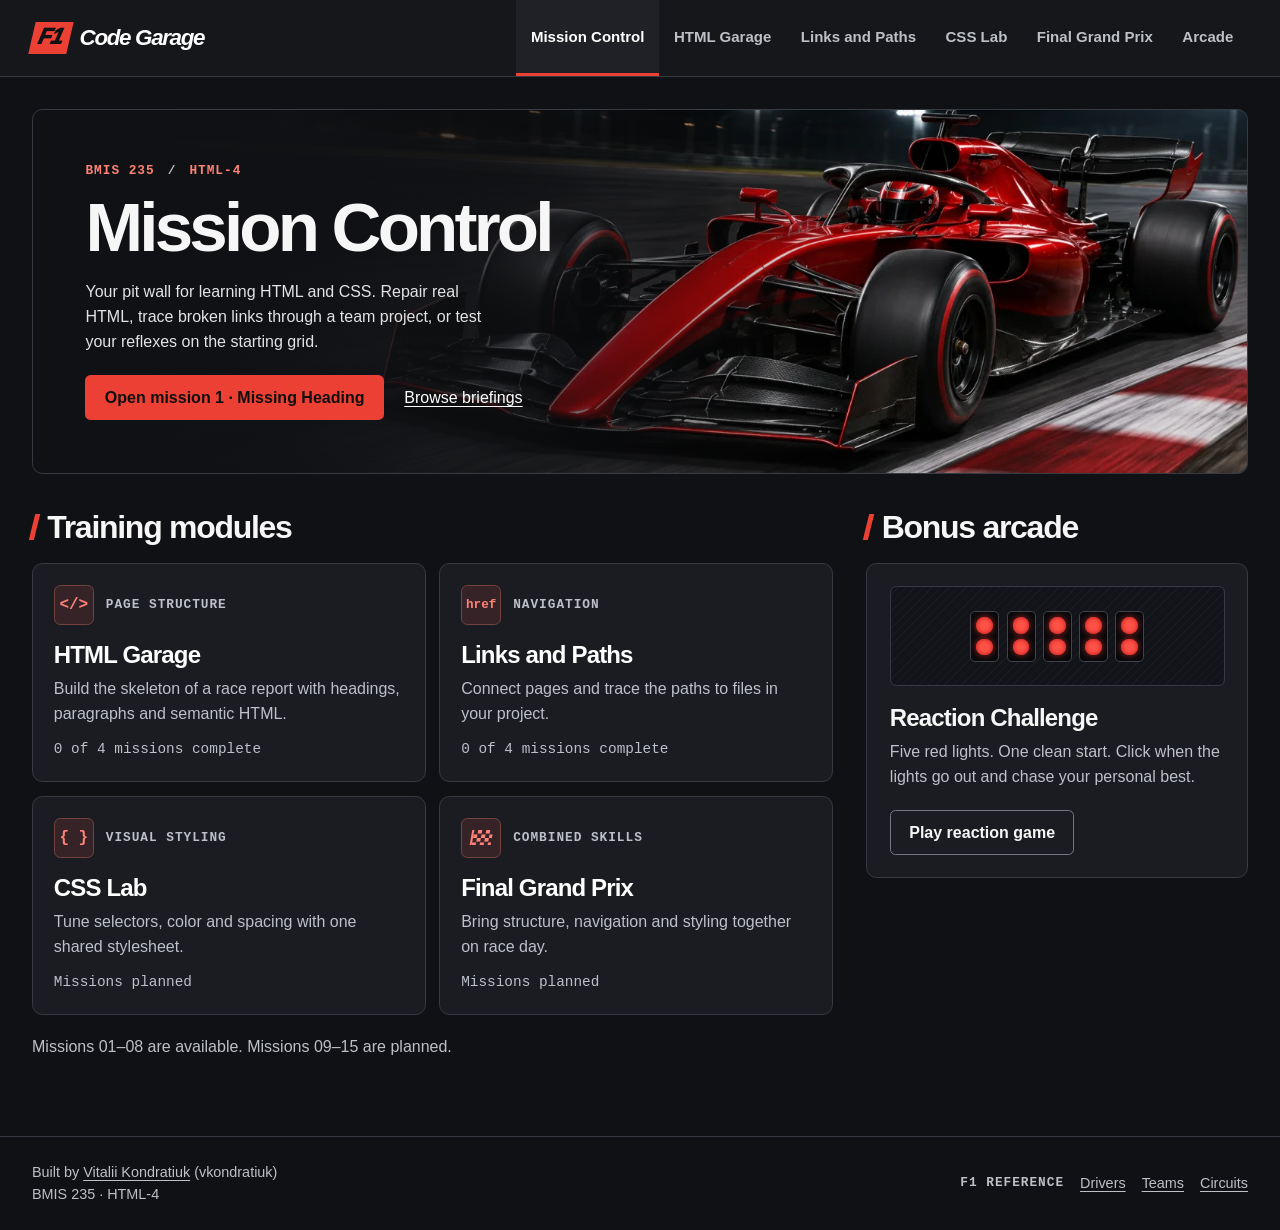
<file: index.html>
<!doctype html>
<!--
  Author: Vitalii Kondratiuk
  GU username: vkondratiuk
  Course: BMIS 235 - HTML-4
-->
<html lang="en">
<head>
  <meta charset="utf-8">
  <meta name="viewport" content="width=device-width, initial-scale=1">
  <meta name="author" content="Vitalii Kondratiuk">
  <title>Mission Control | F1 Code Garage</title>
  <link rel="icon" href="img/garage-icon.png" type="image/png">
  <link rel="stylesheet" href="styles.css">
  <script defer src="js/missions.js"></script>
  <script defer src="js/app.js"></script>
</head>
<body>
  <a class="skip" href="#main">Skip to content</a>
  <header class="masthead">
    <div class="wrap masthead-inner">
      <a class="brand" href="index.html" aria-label="F1 Code Garage home">
        <span class="brand-mark">F1</span><span>Code Garage</span>
      </a>
      <nav class="primary" aria-label="Main navigation">
        <a href="index.html" aria-current="page">Mission Control</a>
        <a href="html-garage.html">HTML Garage</a>
        <a href="links-and-paths.html">Links and Paths</a>
        <a href="css-lab.html">CSS Lab</a>
        <a href="final-grand-prix.html">Final Grand Prix</a>
        <a href="arcade.html">Arcade</a>
      </nav>
    </div>
  </header>
  <main class="wrap" id="main" tabindex="-1">
    <section class="hero" aria-labelledby="dashboard-title">
      <div class="hero-content">
        <p class="eyebrow">BMIS 235 <span>/</span> HTML-4</p>
        <h1 id="dashboard-title">Mission Control</h1>
        <p>Your pit wall for learning HTML and CSS. Repair real HTML, trace broken links through a team project, or test your reflexes on the starting grid.</p>
        <a class="action" data-mission-link="last" href="mission.html?id=missing-heading">Open mission 1 · Missing Heading</a>
        <a class="briefings-link" href="#modules">Browse briefings</a>
        <p data-mission-status></p>
      </div>
    </section>
    <div class="dashboard">
      <section id="modules" aria-labelledby="modules-title" tabindex="-1">
        <h2 class="section-title" id="modules-title">Training modules</h2>
        <ul class="module-grid">
          <li>
            <a class="module-card" href="html-garage.html">
              <span class="card-meta"><span class="module-icon icon-html-garage" aria-hidden="true">&lt;/&gt;</span>
                <span class="label">Page structure</span></span>
              <h3>HTML Garage</h3>
              <p>Build the skeleton of a race report with headings, paragraphs and semantic HTML.</p>
              <span class="module-status" data-chapter-progress="html"></span>
            </a>
          </li>
          <li>
            <a class="module-card" href="links-and-paths.html">
              <span class="card-meta"><span class="module-icon icon-links-and-paths" aria-hidden="true">href</span>
                <span class="label">Navigation</span></span>
              <h3>Links and Paths</h3>
              <p>Connect pages and trace the paths to files in your project.</p>
              <span class="module-status" data-chapter-progress="links"></span>
            </a>
          </li>
          <li>
            <a class="module-card" href="css-lab.html">
              <span class="card-meta"><span class="module-icon icon-css-lab" aria-hidden="true">{ }</span>
                <span class="label">Visual styling</span></span>
              <h3>CSS Lab</h3>
              <p>Tune selectors, color and spacing with one shared stylesheet.</p>
              <span class="module-status">Missions planned</span>
            </a>
          </li>
          <li>
            <a class="module-card" href="final-grand-prix.html">
              <span class="card-meta"><span class="module-icon icon-final-grand-prix" aria-hidden="true"></span>
                <span class="label">Combined skills</span></span>
              <h3>Final Grand Prix</h3>
              <p>Bring structure, navigation and styling together on race day.</p>
              <span class="module-status">Missions planned</span>
            </a>
          </li>
        </ul>
        <p class="briefing-note">Missions 01–08 are available. Missions 09–15 are planned.</p>
      </section>
      <aside class="arcade-aside" aria-labelledby="bonus-title">
        <h2 class="section-title" id="bonus-title">Bonus arcade</h2>
        <div class="arcade-card panel">
          <div class="mini-grid" aria-hidden="true">
            <i></i>
            <i></i>
            <i></i>
            <i></i>
            <i></i>
          </div>
          <h3>Reaction Challenge</h3>
          <p>Five red lights. One clean start. Click when the lights go out and chase your personal best.</p>
          <a class="action secondary" href="arcade.html">Play reaction game</a>
        </div>
      </aside>
    </div>
  </main>
  <footer>
    <div class="wrap footer-inner">
      <p>Built by <a href="mailto:vkondratiuk@zagmail.gonzaga.edu">Vitalii Kondratiuk</a> (vkondratiuk)<br>BMIS 235 · HTML-4</p>
      <nav class="references" aria-label="Formula 1 reference pages">
        <span>F1 reference</span>
        <a href="drivers.html">Drivers</a> <a href="teams.html">Teams</a> <a href="circuits.html">Circuits</a>
      </nav>
    </div>
  </footer>
</body>
</html>
</file>
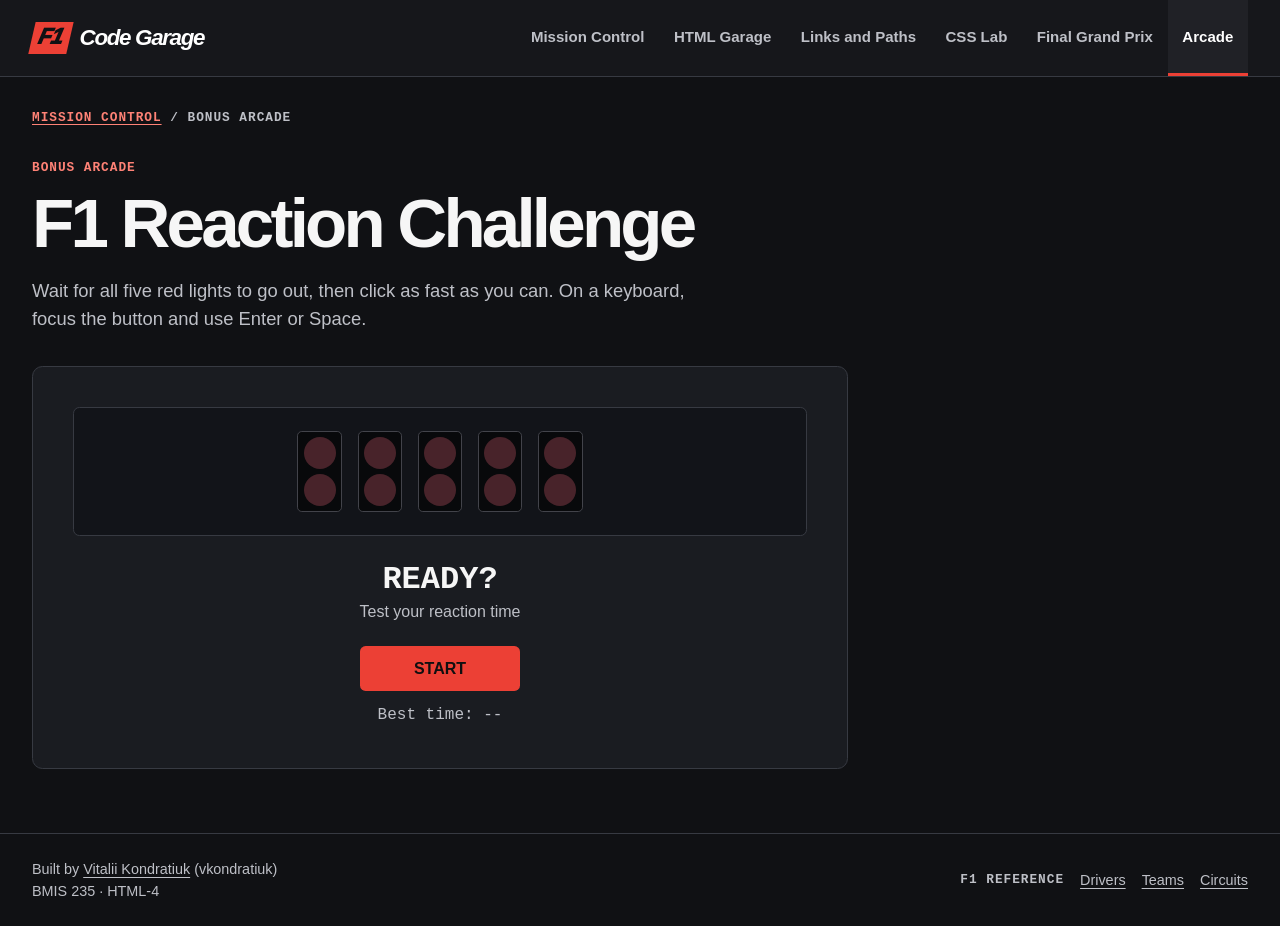
<file: arcade.html>
<!doctype html>
<!--
  Author: Vitalii Kondratiuk
  GU username: vkondratiuk
  Course: BMIS 235 - HTML-4
-->
<html lang="en">
<head>
  <meta charset="utf-8">
  <meta name="viewport" content="width=device-width, initial-scale=1">
  <meta name="author" content="Vitalii Kondratiuk">
  <title>F1 Reaction Challenge | F1 Code Garage</title>
  <link rel="icon" href="img/garage-icon.png" type="image/png">
  <link rel="stylesheet" href="styles.css">
  <script src="js/reaction.js" defer></script>
</head>
<body>
  <a class="skip" href="#main">Skip to content</a>
  <header class="masthead">
    <div class="wrap masthead-inner">
      <a class="brand" href="index.html" aria-label="F1 Code Garage home">
        <span class="brand-mark">F1</span><span>Code Garage</span>
      </a>
      <nav class="primary" aria-label="Main navigation">
        <a href="index.html">Mission Control</a>
        <a href="html-garage.html">HTML Garage</a>
        <a href="links-and-paths.html">Links and Paths</a>
        <a href="css-lab.html">CSS Lab</a>
        <a href="final-grand-prix.html">Final Grand Prix</a>
        <a href="arcade.html" aria-current="page">Arcade</a>
      </nav>
    </div>
  </header>
  <main class="wrap" id="main" tabindex="-1">
    <p class="breadcrumb"><a href="index.html">Mission Control</a> / Bonus arcade</p>
    <header class="page-heading">
      <p class="eyebrow">Bonus arcade</p>
      <h1>F1 Reaction Challenge</h1>
      <p class="lead">Wait for all five red lights to go out, then click as fast as you can. On a keyboard, focus the button and use Enter or Space.</p>
    </header>
    <section class="reaction-game panel" aria-label="Starting grid">
      <div class="reaction-lights" aria-hidden="true">
          <div class="reaction-light">
              <span></span><span></span>
          </div>
          <div class="reaction-light">
              <span></span><span></span>
          </div>
          <div class="reaction-light">
              <span></span><span></span>
          </div>
          <div class="reaction-light">
              <span></span><span></span>
          </div>
          <div class="reaction-light">
              <span></span><span></span>
          </div>
      </div>

      <div class="reaction-result" aria-live="polite">
          READY?
      </div>

      <p class="reaction-message">Test your reaction time</p>

      <button class="reaction-button action" type="button">
          START
      </button>

      <p class="reaction-best">Best time: --</p>
      <noscript><p>Enable JavaScript to play the reaction game.</p></noscript>
    </section>
  </main>
  <footer>
    <div class="wrap footer-inner">
      <p>Built by <a href="mailto:vkondratiuk@zagmail.gonzaga.edu">Vitalii Kondratiuk</a> (vkondratiuk)<br>BMIS 235 · HTML-4</p>
      <nav class="references" aria-label="Formula 1 reference pages">
        <span>F1 reference</span>
        <a href="drivers.html">Drivers</a> <a href="teams.html">Teams</a> <a href="circuits.html">Circuits</a>
      </nav>
    </div>
  </footer>
</body>
</html>
</file>
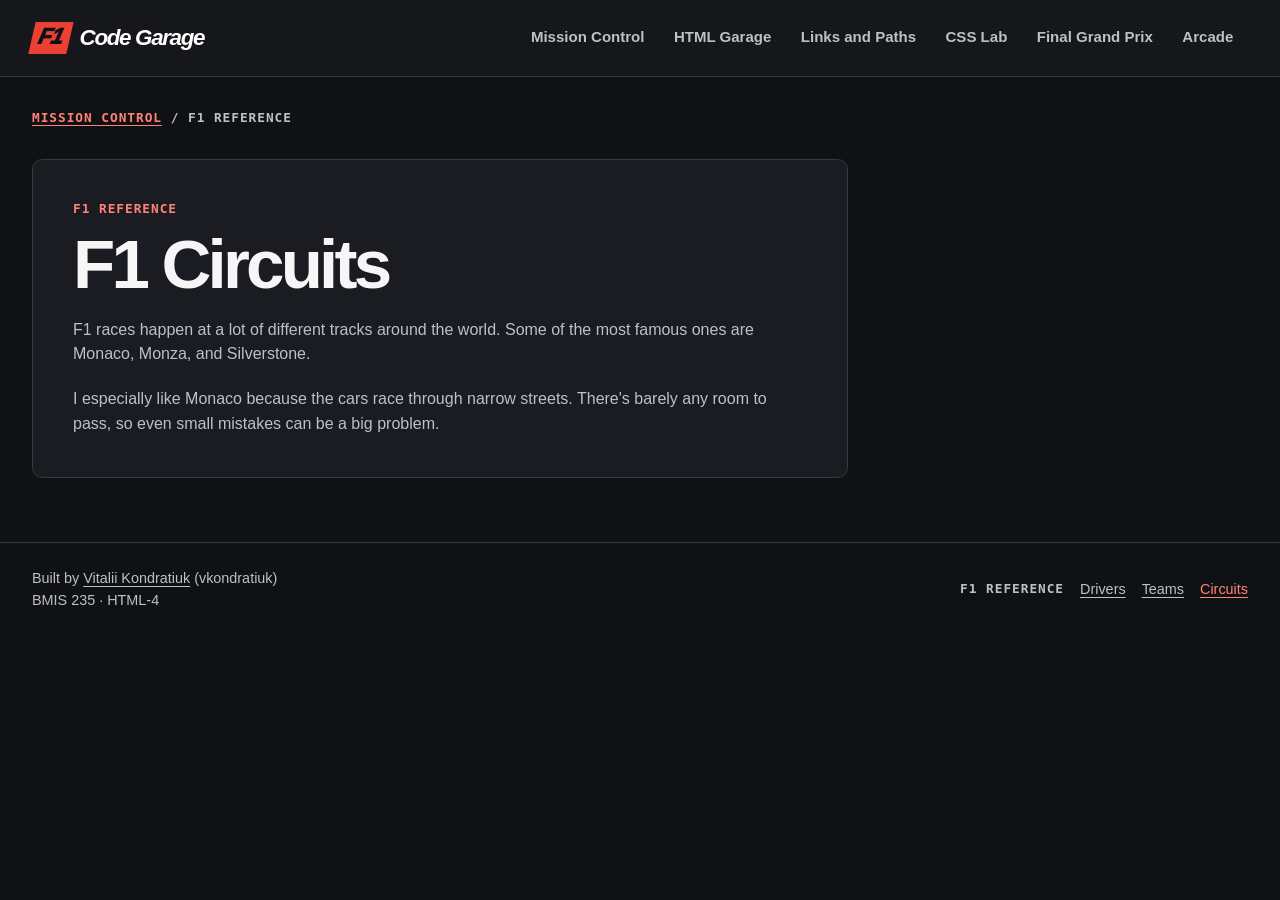
<file: circuits.html>
<!doctype html>
<!--
  Author: Vitalii Kondratiuk
  GU username: vkondratiuk
  Course: BMIS 235 - HTML-4
-->
<html lang="en">
<head>
  <meta charset="utf-8">
  <meta name="viewport" content="width=device-width, initial-scale=1">
  <meta name="author" content="Vitalii Kondratiuk">
  <title>F1 Circuits | F1 Code Garage</title>
  <link rel="icon" href="img/garage-icon.png" type="image/png">
  <link rel="stylesheet" href="styles.css">
</head>
<body>
  <a class="skip" href="#main">Skip to content</a>
  <header class="masthead">
    <div class="wrap masthead-inner">
      <a class="brand" href="index.html" aria-label="F1 Code Garage home">
        <span class="brand-mark">F1</span><span>Code Garage</span>
      </a>
      <nav class="primary" aria-label="Main navigation">
        <a href="index.html">Mission Control</a>
        <a href="html-garage.html">HTML Garage</a>
        <a href="links-and-paths.html">Links and Paths</a>
        <a href="css-lab.html">CSS Lab</a>
        <a href="final-grand-prix.html">Final Grand Prix</a>
        <a href="arcade.html">Arcade</a>
      </nav>
    </div>
  </header>
  <main class="wrap" id="main" tabindex="-1">
    <p class="breadcrumb"><a href="index.html">Mission Control</a> / F1 reference</p>
    <article class="briefing panel">
      <p class="eyebrow">F1 reference</p>
      <h1>F1 Circuits</h1>
      <p>F1 races happen at a lot of different tracks around the world. Some of the most famous ones are Monaco, Monza, and Silverstone.</p>

      <p>I especially like Monaco because the cars race through narrow streets. There's barely any room to pass, so even small mistakes can be a big problem.</p>
    </article>
  </main>
  <footer>
    <div class="wrap footer-inner">
      <p>Built by <a href="mailto:vkondratiuk@zagmail.gonzaga.edu">Vitalii Kondratiuk</a> (vkondratiuk)<br>BMIS 235 · HTML-4</p>
      <nav class="references" aria-label="Formula 1 reference pages">
        <span>F1 reference</span>
        <a href="drivers.html">Drivers</a> <a href="teams.html">Teams</a> <a href="circuits.html" aria-current="page">Circuits</a>
      </nav>
    </div>
  </footer>
</body>
</html>
</file>
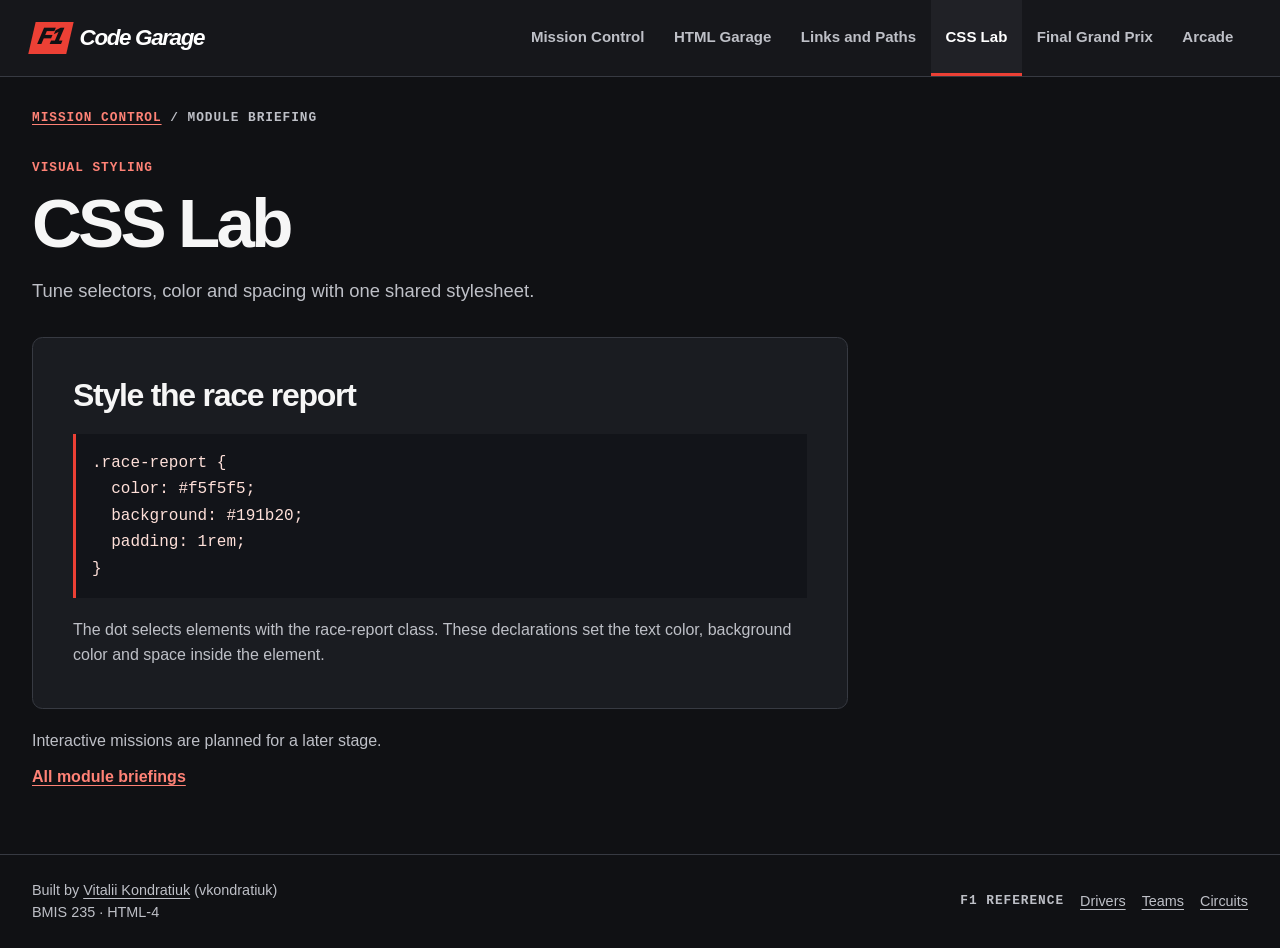
<file: css-lab.html>
<!doctype html>
<!--
  Author: Vitalii Kondratiuk
  GU username: vkondratiuk
  Course: BMIS 235 - HTML-4
-->
<html lang="en">
<head>
  <meta charset="utf-8">
  <meta name="viewport" content="width=device-width, initial-scale=1">
  <meta name="author" content="Vitalii Kondratiuk">
  <title>CSS Lab | F1 Code Garage</title>
  <link rel="icon" href="img/garage-icon.png" type="image/png">
  <link rel="stylesheet" href="styles.css">
</head>
<body>
  <a class="skip" href="#main">Skip to content</a>
  <header class="masthead">
    <div class="wrap masthead-inner">
      <a class="brand" href="index.html" aria-label="F1 Code Garage home">
        <span class="brand-mark">F1</span><span>Code Garage</span>
      </a>
      <nav class="primary" aria-label="Main navigation">
        <a href="index.html">Mission Control</a>
        <a href="html-garage.html">HTML Garage</a>
        <a href="links-and-paths.html">Links and Paths</a>
        <a href="css-lab.html" aria-current="page">CSS Lab</a>
        <a href="final-grand-prix.html">Final Grand Prix</a>
        <a href="arcade.html">Arcade</a>
      </nav>
    </div>
  </header>
  <main class="wrap" id="main" tabindex="-1">
    <p class="breadcrumb"><a href="index.html#modules">Mission Control</a> / Module briefing</p>
    <header class="page-heading">
      <p class="eyebrow">Visual styling</p>
      <h1>CSS Lab</h1>
      <p class="lead">Tune selectors, color and spacing with one shared stylesheet.</p>
    </header>
    <section class="briefing panel">
      <h2>Style the race report</h2>
      <pre><code>.race-report {
  color: #f5f5f5;
  background: #191b20;
  padding: 1rem;
}</code></pre>
      <p>The dot selects elements with the race-report class. These declarations set the text color, background color and space inside the element.</p>
    </section>
    <p class="briefing-note">Interactive missions are planned for a later stage.</p>
    <a class="text-link" href="index.html#modules">All module briefings</a>
  </main>
  <footer>
    <div class="wrap footer-inner">
      <p>Built by <a href="mailto:vkondratiuk@zagmail.gonzaga.edu">Vitalii Kondratiuk</a> (vkondratiuk)<br>BMIS 235 · HTML-4</p>
      <nav class="references" aria-label="Formula 1 reference pages">
        <span>F1 reference</span>
        <a href="drivers.html">Drivers</a> <a href="teams.html">Teams</a> <a href="circuits.html">Circuits</a>
      </nav>
    </div>
  </footer>
</body>
</html>
</file>
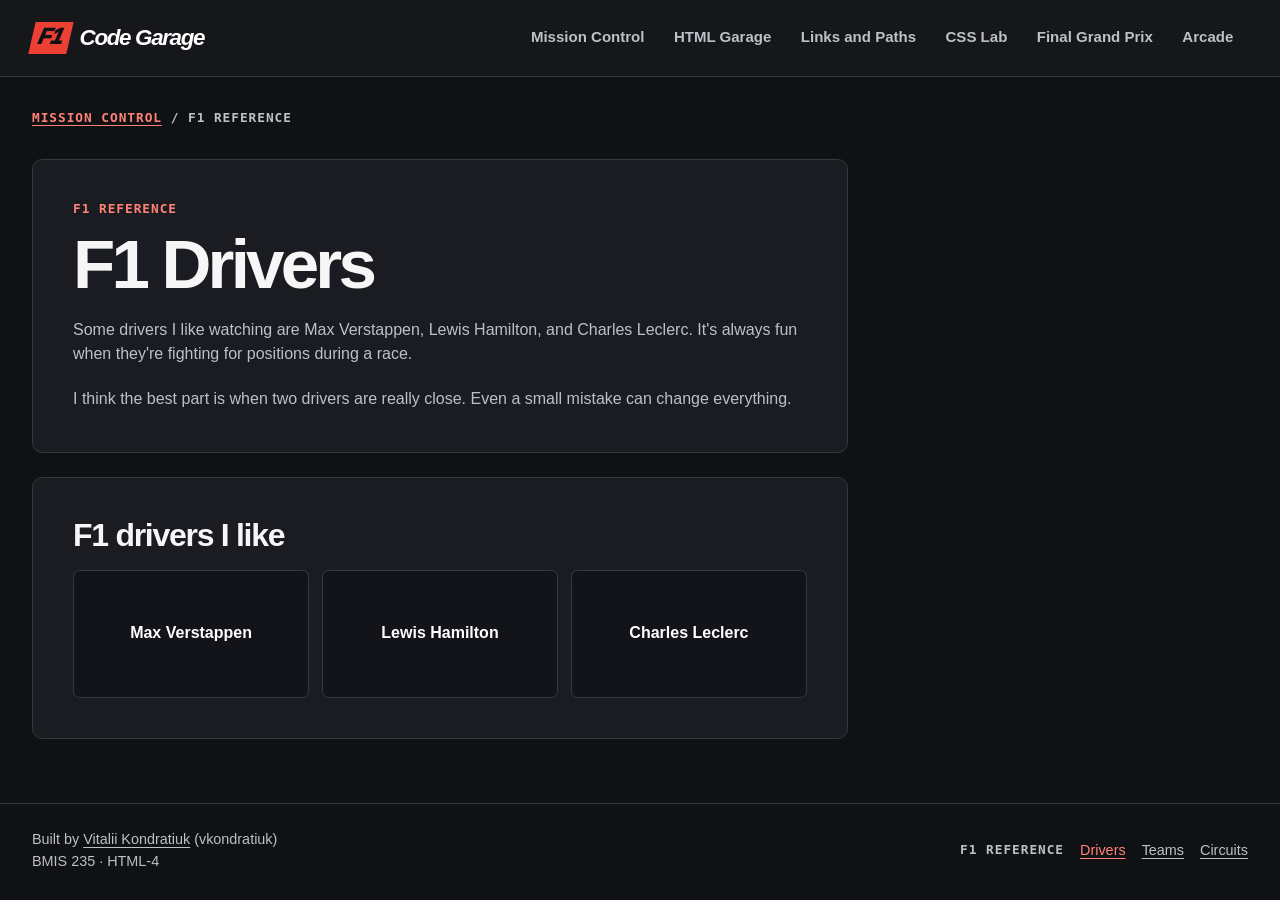
<file: drivers.html>
<!doctype html>
<!--
  Author: Vitalii Kondratiuk
  GU username: vkondratiuk
  Course: BMIS 235 - HTML-4
-->
<html lang="en">
<head>
  <meta charset="utf-8">
  <meta name="viewport" content="width=device-width, initial-scale=1">
  <meta name="author" content="Vitalii Kondratiuk">
  <title>F1 Drivers | F1 Code Garage</title>
  <link rel="icon" href="img/garage-icon.png" type="image/png">
  <link rel="stylesheet" href="styles.css">
  <script src="js/driver-cards.js" defer></script>
</head>
<body>
  <a class="skip" href="#main">Skip to content</a>
  <header class="masthead">
    <div class="wrap masthead-inner">
      <a class="brand" href="index.html" aria-label="F1 Code Garage home">
        <span class="brand-mark">F1</span><span>Code Garage</span>
      </a>
      <nav class="primary" aria-label="Main navigation">
        <a href="index.html">Mission Control</a>
        <a href="html-garage.html">HTML Garage</a>
        <a href="links-and-paths.html">Links and Paths</a>
        <a href="css-lab.html">CSS Lab</a>
        <a href="final-grand-prix.html">Final Grand Prix</a>
        <a href="arcade.html">Arcade</a>
      </nav>
    </div>
  </header>
  <main class="wrap" id="main" tabindex="-1">
    <p class="breadcrumb"><a href="index.html">Mission Control</a> / F1 reference</p>
    <article class="briefing panel">
      <p class="eyebrow">F1 reference</p>
      <h1>F1 Drivers</h1>
      <p>Some drivers I like watching are Max Verstappen, Lewis Hamilton, and Charles Leclerc. It's always fun when they're fighting for positions during a race.</p>

      <p>I think the best part is when two drivers are really close. Even a small mistake can change everything.</p>
    </article>
    <section class="showcase panel">
    <h2 class="f1-title">F1 drivers I like</h2>

    <div class="f1-cards">
        <button class="f1-card" type="button" aria-pressed="false">
            <span class="f1-inner">
                <span class="f1-front">
                    <strong>Max Verstappen</strong>
                </span>
                <span class="f1-back">
                    <span>I like how aggressive he is on track</span>
                </span>
            </span>
        </button>

        <button class="f1-card" type="button" aria-pressed="false">
            <span class="f1-inner">
                <span class="f1-front">
                    <strong>Lewis Hamilton</strong>
                </span>
                <span class="f1-back">
                    <span>It's fun watching him fight for positions</span>
                </span>
            </span>
        </button>

        <button class="f1-card" type="button" aria-pressed="false">
            <span class="f1-inner">
                <span class="f1-front">
                    <strong>Charles Leclerc</strong>
                </span>
                <span class="f1-back">
                    <span>His qualifying laps are crazy sometimes</span>
                </span>
            </span>
        </button>
    </div>
    </section>
  </main>
  <footer>
    <div class="wrap footer-inner">
      <p>Built by <a href="mailto:vkondratiuk@zagmail.gonzaga.edu">Vitalii Kondratiuk</a> (vkondratiuk)<br>BMIS 235 · HTML-4</p>
      <nav class="references" aria-label="Formula 1 reference pages">
        <span>F1 reference</span>
        <a href="drivers.html" aria-current="page">Drivers</a> <a href="teams.html">Teams</a> <a href="circuits.html">Circuits</a>
      </nav>
    </div>
  </footer>
</body>
</html>
</file>
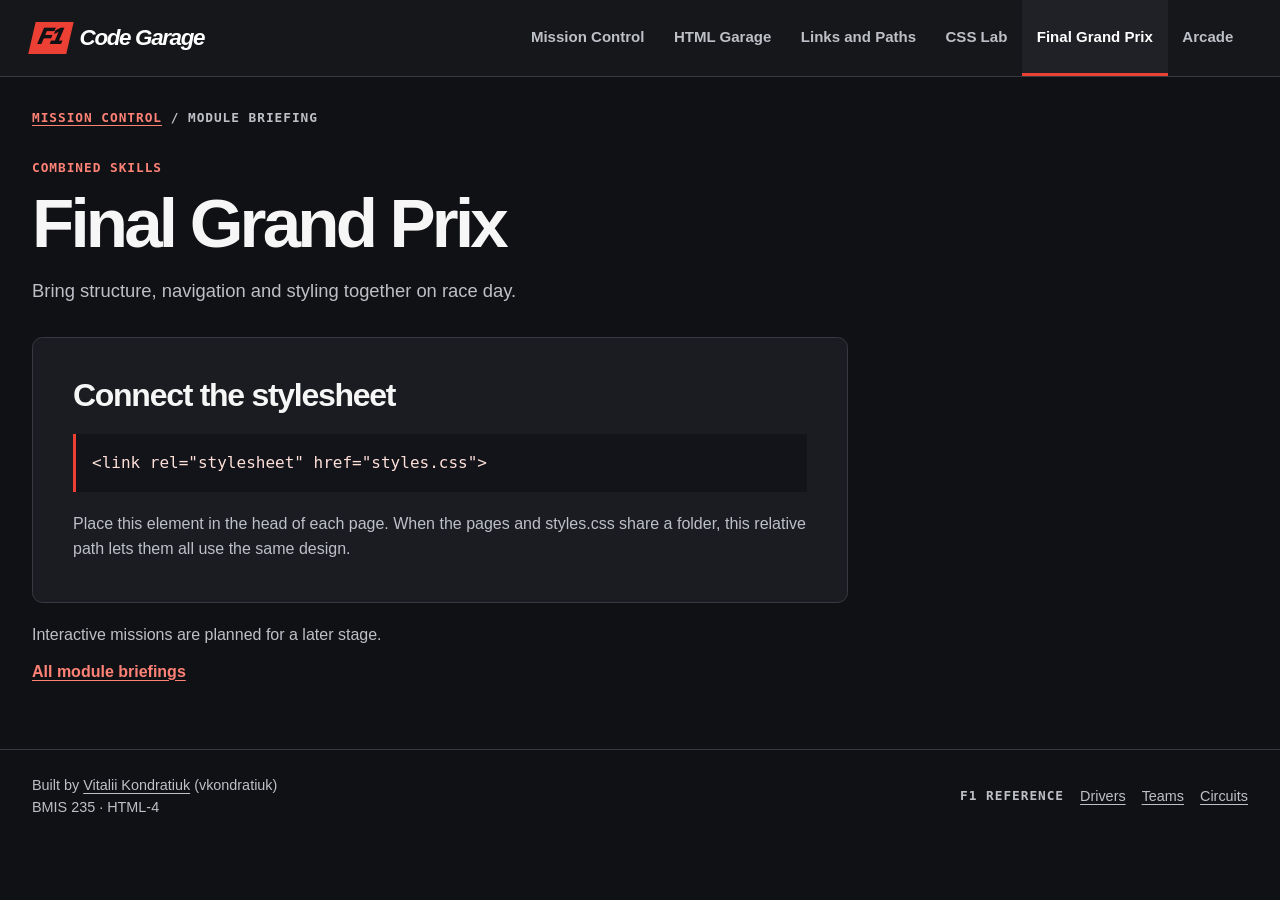
<file: final-grand-prix.html>
<!doctype html>
<!--
  Author: Vitalii Kondratiuk
  GU username: vkondratiuk
  Course: BMIS 235 - HTML-4
-->
<html lang="en">
<head>
  <meta charset="utf-8">
  <meta name="viewport" content="width=device-width, initial-scale=1">
  <meta name="author" content="Vitalii Kondratiuk">
  <title>Final Grand Prix | F1 Code Garage</title>
  <link rel="icon" href="img/garage-icon.png" type="image/png">
  <link rel="stylesheet" href="styles.css">
</head>
<body>
  <a class="skip" href="#main">Skip to content</a>
  <header class="masthead">
    <div class="wrap masthead-inner">
      <a class="brand" href="index.html" aria-label="F1 Code Garage home">
        <span class="brand-mark">F1</span><span>Code Garage</span>
      </a>
      <nav class="primary" aria-label="Main navigation">
        <a href="index.html">Mission Control</a>
        <a href="html-garage.html">HTML Garage</a>
        <a href="links-and-paths.html">Links and Paths</a>
        <a href="css-lab.html">CSS Lab</a>
        <a href="final-grand-prix.html" aria-current="page">Final Grand Prix</a>
        <a href="arcade.html">Arcade</a>
      </nav>
    </div>
  </header>
  <main class="wrap" id="main" tabindex="-1">
    <p class="breadcrumb"><a href="index.html#modules">Mission Control</a> / Module briefing</p>
    <header class="page-heading">
      <p class="eyebrow">Combined skills</p>
      <h1>Final Grand Prix</h1>
      <p class="lead">Bring structure, navigation and styling together on race day.</p>
    </header>
    <section class="briefing panel">
      <h2>Connect the stylesheet</h2>
      <pre><code>&lt;link rel=&quot;stylesheet&quot; href=&quot;styles.css&quot;&gt;</code></pre>
      <p>Place this element in the head of each page. When the pages and styles.css share a folder, this relative path lets them all use the same design.</p>
    </section>
    <p class="briefing-note">Interactive missions are planned for a later stage.</p>
    <a class="text-link" href="index.html#modules">All module briefings</a>
  </main>
  <footer>
    <div class="wrap footer-inner">
      <p>Built by <a href="mailto:vkondratiuk@zagmail.gonzaga.edu">Vitalii Kondratiuk</a> (vkondratiuk)<br>BMIS 235 · HTML-4</p>
      <nav class="references" aria-label="Formula 1 reference pages">
        <span>F1 reference</span>
        <a href="drivers.html">Drivers</a> <a href="teams.html">Teams</a> <a href="circuits.html">Circuits</a>
      </nav>
    </div>
  </footer>
</body>
</html>
</file>
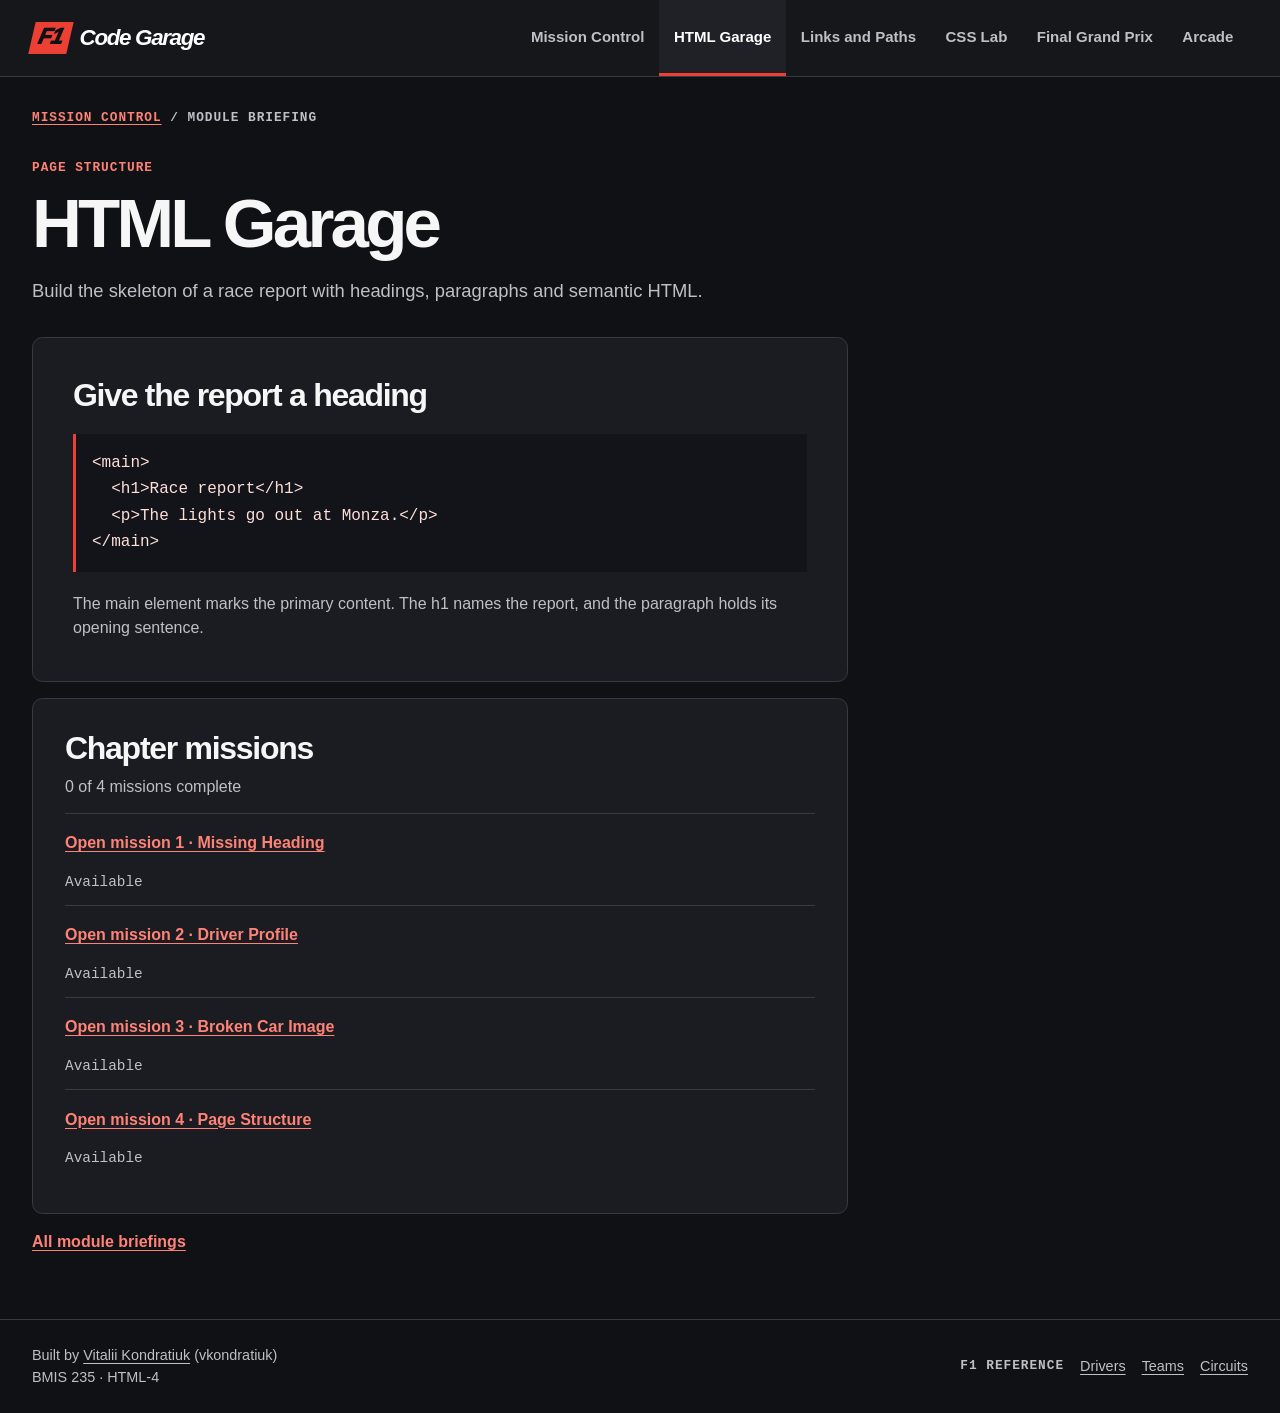
<file: html-garage.html>
<!doctype html>
<!--
  Author: Vitalii Kondratiuk
  GU username: vkondratiuk
  Course: BMIS 235 - HTML-4
-->
<html lang="en">
<head>
  <meta charset="utf-8">
  <meta name="viewport" content="width=device-width, initial-scale=1">
  <meta name="author" content="Vitalii Kondratiuk">
  <title>HTML Garage | F1 Code Garage</title>
  <link rel="icon" href="img/garage-icon.png" type="image/png">
  <link rel="stylesheet" href="styles.css">
  <script defer src="js/missions.js"></script>
  <script defer src="js/app.js"></script>
</head>
<body>
  <a class="skip" href="#main">Skip to content</a>
  <header class="masthead">
    <div class="wrap masthead-inner">
      <a class="brand" href="index.html" aria-label="F1 Code Garage home">
        <span class="brand-mark">F1</span><span>Code Garage</span>
      </a>
      <nav class="primary" aria-label="Main navigation">
        <a href="index.html">Mission Control</a>
        <a href="html-garage.html" aria-current="page">HTML Garage</a>
        <a href="links-and-paths.html">Links and Paths</a>
        <a href="css-lab.html">CSS Lab</a>
        <a href="final-grand-prix.html">Final Grand Prix</a>
        <a href="arcade.html">Arcade</a>
      </nav>
    </div>
  </header>
  <main class="wrap" id="main" tabindex="-1">
    <p class="breadcrumb"><a href="index.html#modules">Mission Control</a> / Module briefing</p>
    <header class="page-heading">
      <p class="eyebrow">Page structure</p>
      <h1>HTML Garage</h1>
      <p class="lead">Build the skeleton of a race report with headings, paragraphs and semantic HTML.</p>
    </header>
    <section class="briefing panel">
      <h2>Give the report a heading</h2>
      <pre><code>&lt;main&gt;
  &lt;h1&gt;Race report&lt;/h1&gt;
  &lt;p&gt;The lights go out at Monza.&lt;/p&gt;
&lt;/main&gt;</code></pre>
      <p>The main element marks the primary content. The h1 names the report, and the paragraph holds its opening sentence.</p>
    </section>
    <section class="mission-entry panel">
      <h2>Chapter missions</h2>
      <p data-chapter-progress="html"></p>
      <ol class="chapter-list" data-chapter-list="html"></ol>
      <noscript><p>Enable JavaScript to open the interactive missions.</p></noscript>
    </section>
    <a class="text-link" href="index.html#modules">All module briefings</a>
  </main>
  <footer>
    <div class="wrap footer-inner">
      <p>Built by <a href="mailto:vkondratiuk@zagmail.gonzaga.edu">Vitalii Kondratiuk</a> (vkondratiuk)<br>BMIS 235 · HTML-4</p>
      <nav class="references" aria-label="Formula 1 reference pages">
        <span>F1 reference</span>
        <a href="drivers.html">Drivers</a> <a href="teams.html">Teams</a> <a href="circuits.html">Circuits</a>
      </nav>
    </div>
  </footer>
</body>
</html>
</file>
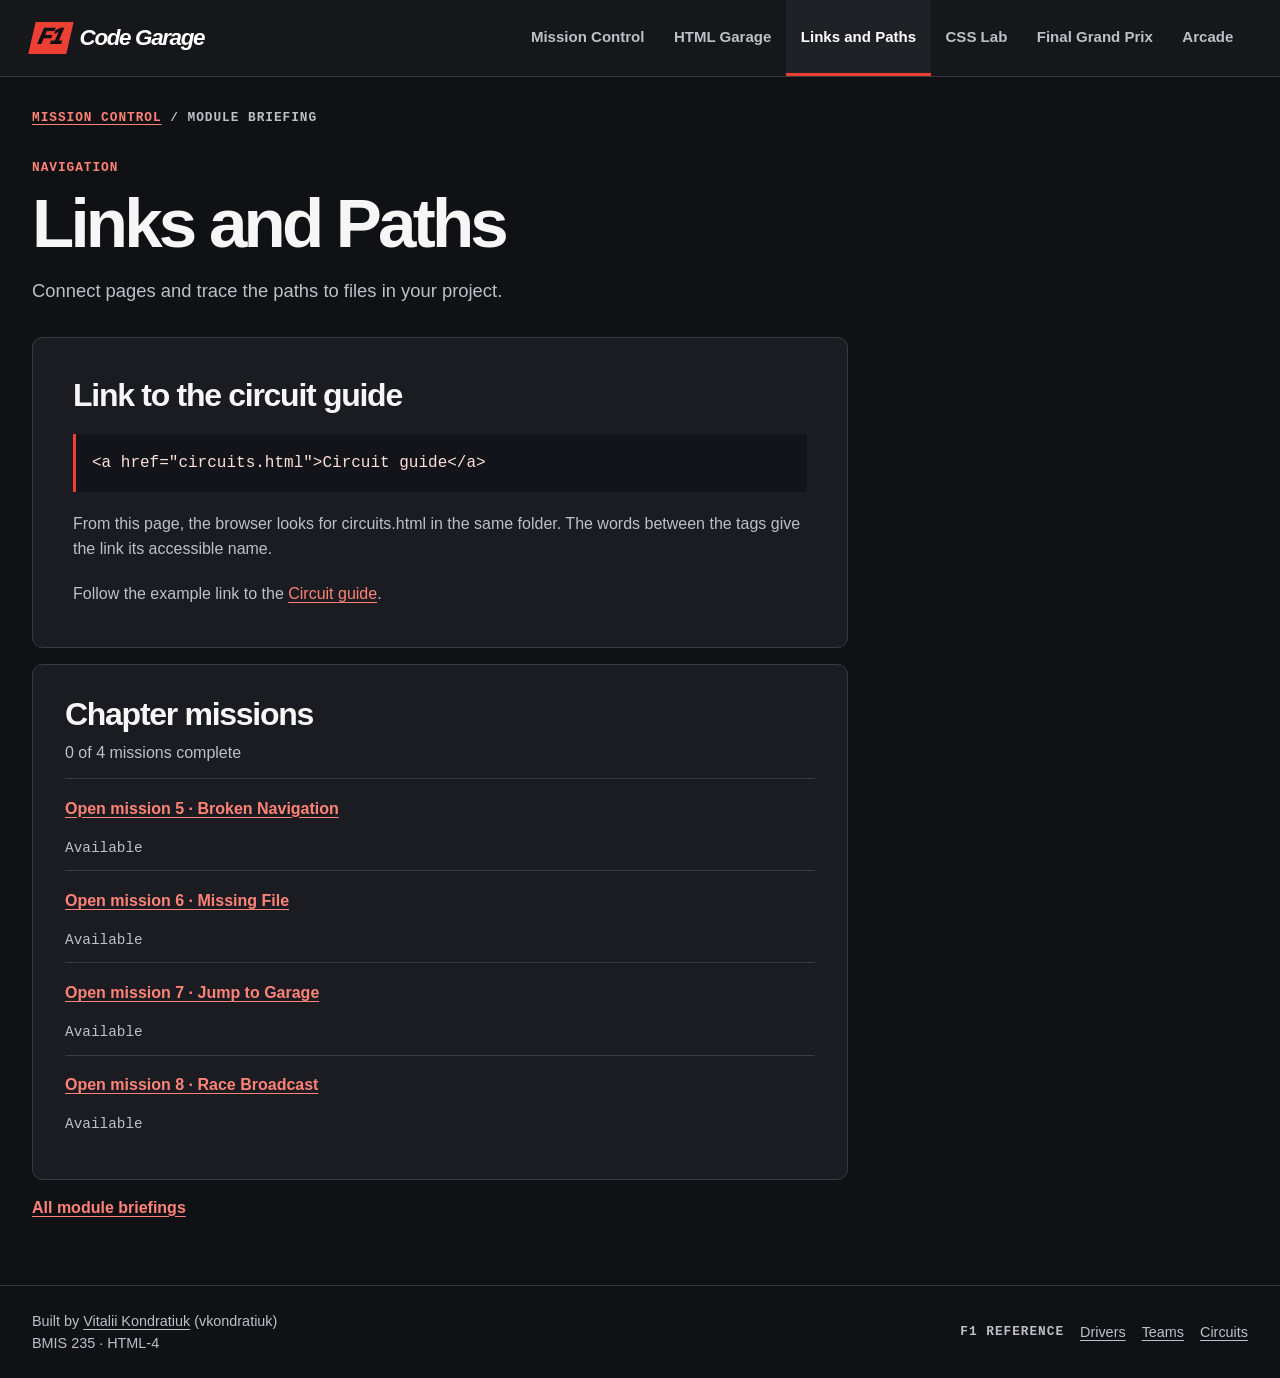
<file: links-and-paths.html>
<!doctype html>
<!--
  Author: Vitalii Kondratiuk
  GU username: vkondratiuk
  Course: BMIS 235 - HTML-4
-->
<html lang="en">
<head>
  <meta charset="utf-8">
  <meta name="viewport" content="width=device-width, initial-scale=1">
  <meta name="author" content="Vitalii Kondratiuk">
  <title>Links and Paths | F1 Code Garage</title>
  <link rel="icon" href="img/garage-icon.png" type="image/png">
  <link rel="stylesheet" href="styles.css">
  <script defer src="js/missions.js"></script>
  <script defer src="js/app.js"></script>
</head>
<body>
  <a class="skip" href="#main">Skip to content</a>
  <header class="masthead">
    <div class="wrap masthead-inner">
      <a class="brand" href="index.html" aria-label="F1 Code Garage home">
        <span class="brand-mark">F1</span><span>Code Garage</span>
      </a>
      <nav class="primary" aria-label="Main navigation">
        <a href="index.html">Mission Control</a>
        <a href="html-garage.html">HTML Garage</a>
        <a href="links-and-paths.html" aria-current="page">Links and Paths</a>
        <a href="css-lab.html">CSS Lab</a>
        <a href="final-grand-prix.html">Final Grand Prix</a>
        <a href="arcade.html">Arcade</a>
      </nav>
    </div>
  </header>
  <main class="wrap" id="main" tabindex="-1">
    <p class="breadcrumb"><a href="index.html#modules">Mission Control</a> / Module briefing</p>
    <header class="page-heading">
      <p class="eyebrow">Navigation</p>
      <h1>Links and Paths</h1>
      <p class="lead">Connect pages and trace the paths to files in your project.</p>
    </header>
    <section class="briefing panel">
      <h2>Link to the circuit guide</h2>
      <pre><code>&lt;a href=&quot;circuits.html&quot;&gt;Circuit guide&lt;/a&gt;</code></pre>
      <p>From this page, the browser looks for circuits.html in the same folder. The words between the tags give the link its accessible name.</p>
      <p>Follow the example link to the <a href="circuits.html">Circuit guide</a>.</p>
    </section>
    <section class="mission-entry panel">
      <h2>Chapter missions</h2>
      <p data-chapter-progress="links"></p>
      <ol class="chapter-list" data-chapter-list="links"></ol>
      <noscript><p>Enable JavaScript to open the interactive missions.</p></noscript>
    </section>
    <a class="text-link" href="index.html#modules">All module briefings</a>
  </main>
  <footer>
    <div class="wrap footer-inner">
      <p>Built by <a href="mailto:vkondratiuk@zagmail.gonzaga.edu">Vitalii Kondratiuk</a> (vkondratiuk)<br>BMIS 235 · HTML-4</p>
      <nav class="references" aria-label="Formula 1 reference pages">
        <span>F1 reference</span>
        <a href="drivers.html">Drivers</a> <a href="teams.html">Teams</a> <a href="circuits.html">Circuits</a>
      </nav>
    </div>
  </footer>
</body>
</html>
</file>
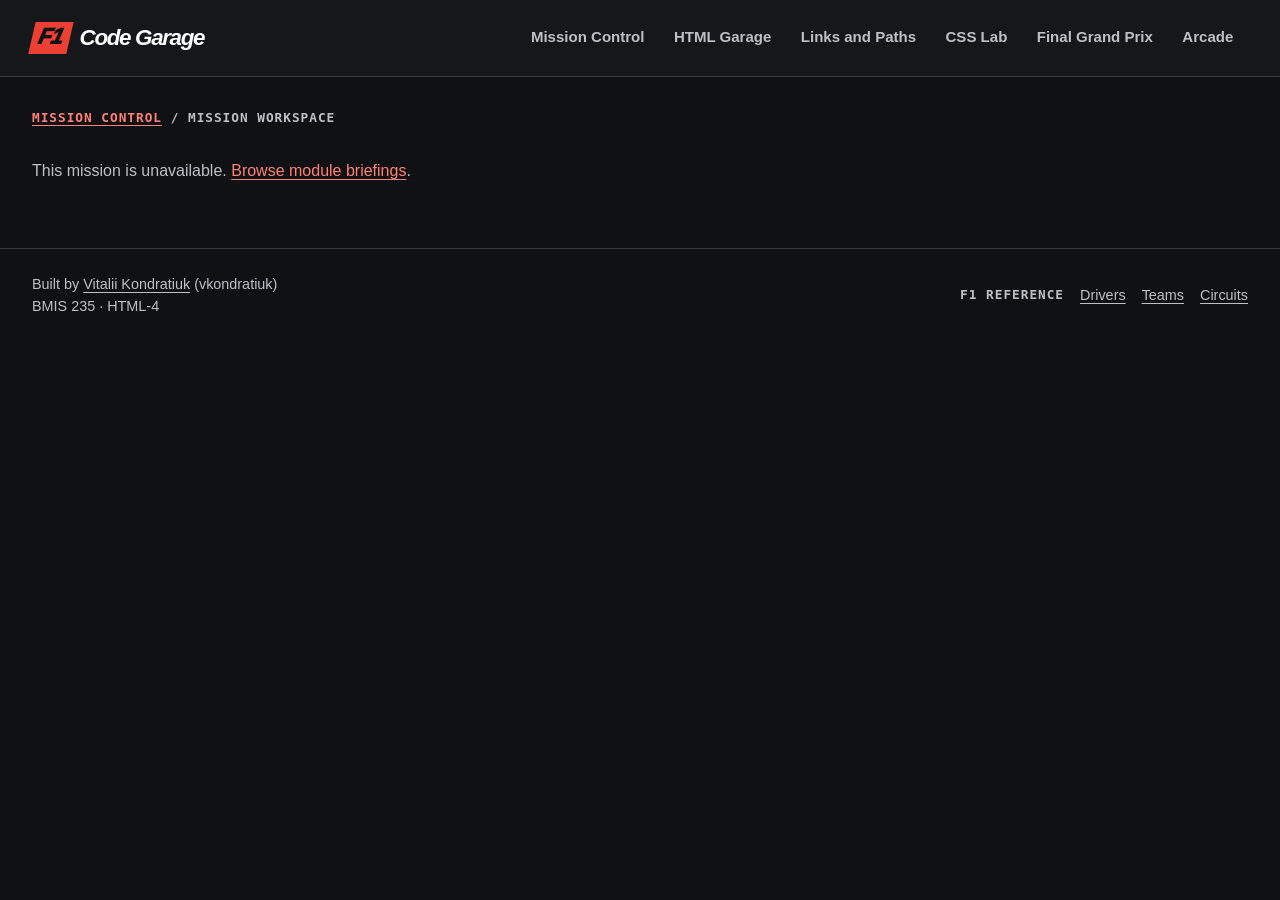
<file: mission.html>
<!doctype html>
<!--
  Author: Vitalii Kondratiuk
  GU username: vkondratiuk
  Course: BMIS 235 - HTML-4
-->
<html lang="en">
<head>
  <meta charset="utf-8">
  <meta name="viewport" content="width=device-width, initial-scale=1">
  <meta name="author" content="Vitalii Kondratiuk">
  <title>Learning mission | F1 Code Garage</title>
  <link rel="icon" href="img/garage-icon.png" type="image/png">
  <link rel="stylesheet" href="styles.css">
  <script defer src="js/missions.js"></script>
  <script defer src="js/app.js"></script>
  <script defer src="js/markup.js"></script>
  <script defer src="js/virtual-files.js"></script>
  <script defer src="js/car-art.js"></script>
  <script defer src="js/checker.js"></script>
  <script defer src="js/preview.js"></script>
  <script defer src="js/learning.js"></script>
</head>
<body>
  <a class="skip" href="#main">Skip to content</a>
  <header class="masthead">
    <div class="wrap masthead-inner">
      <a class="brand" href="index.html" aria-label="F1 Code Garage home">
        <span class="brand-mark">F1</span><span>Code Garage</span>
      </a>
      <nav class="primary" aria-label="Main navigation">
        <a href="index.html">Mission Control</a>
        <a href="html-garage.html">HTML Garage</a>
        <a href="links-and-paths.html">Links and Paths</a>
        <a href="css-lab.html">CSS Lab</a>
        <a href="final-grand-prix.html">Final Grand Prix</a>
        <a href="arcade.html">Arcade</a>
      </nav>
    </div>
  </header>
  <main class="wrap" id="main" tabindex="-1">
    <p class="breadcrumb"><a id="chapter" href="index.html#modules">Mission Control</a> / Mission workspace</p>
    <noscript><p>Enable JavaScript to edit, preview and check your mission.</p></noscript>
    <p id="unavailable" hidden>This mission is unavailable. <a href="index.html#modules">Browse module briefings</a>.</p>
    <div id="workspace" hidden>
      <header class="page-heading mission-heading">
        <p class="eyebrow" id="mission-meta"></p>
        <h1 id="mission-title"></h1>
        <p class="lead" id="objective"></p>
      </header>
      <p class="concept" id="concept"></p>
      <p class="expected"><strong>What to look for</strong> <span id="expected"></span></p>
      <p id="storage-note" role="status"></p>
      <div class="workbench">
        <section class="panel station" aria-labelledby="editor-title">
          <header class="station-head">
            <h2 id="editor-title"><label for="editor">Code editor</label></h2>
            <span class="label" id="filename"></span>
          </header>
          <details id="files-panel" hidden open>
            <summary>Virtual project files</summary>
            <ul id="file-tree" aria-label="Virtual project directory"></ul>
          </details>
          <div class="code-area">
            <div class="gutter" aria-hidden="true"><div id="lines">1</div></div>
            <textarea id="editor" rows="9" wrap="off" spellcheck="false" autocapitalize="off"
              autocomplete="off" aria-describedby="shortcuts" aria-keyshortcuts="Control+Enter Meta+Enter Control+Shift+Enter Meta+Shift+Enter"></textarea>
          </div>
          <div class="station-tools">
            <button class="action secondary" type="button" id="run">Run Code</button>
            <button class="plain-control" type="button" id="reset">Reset Code</button>
          </div>
          <p class="tool-note" id="shortcuts">Run updates the preview. In the editor, use Ctrl or ⌘ + Enter to run. Add Shift to check.</p>
        </section>
        <section class="panel station" aria-labelledby="preview-title">
          <header class="station-head"><h2 id="preview-title">Visual preview</h2></header>
          <p class="preview-tab" id="tab-title" hidden></p>
          <iframe id="preview" title="Your rendered code" sandbox="" referrerpolicy="no-referrer"></iframe>
          <div id="preview-controls" class="preview-controls"></div>
          <p class="tool-note" id="preview-status" role="status"></p>
        </section>
      </div>
      <section class="panel answer-panel" aria-labelledby="check-title">
        <div>
          <h2 id="check-title">Check your repair</h2>
          <p>Check Answer reviews the code in your editor and records an attempt.</p>
        </div>
        <button class="action" id="check" type="button">Check Answer</button>
        <div class="answer-result">
          <p id="feedback" role="status"></p>
          <p id="progress"></p>
        </div>
      </section>
      <section class="panel help-panel" aria-labelledby="help-title">
        <h2 id="help-title">Pit crew help</h2>
        <p>Using a hint or revealing the solution before your first successful check counts as completing with help.</p>
        <div class="help-tools">
          <button class="action secondary" id="hint" type="button" aria-controls="hints">Show hint</button>
          <button class="plain-control" id="reveal" type="button" aria-expanded="false" aria-controls="solution">Show Solution</button>
        </div>
        <ol id="hints" aria-live="polite"></ol>
        <div id="solution" hidden>
          <h3>One working solution</h3>
          <pre><code id="solution-code"></code></pre>
          <p id="explanation"></p>
        </div>
      </section>
      <nav class="mission-nav" aria-label="Mission sequence">
        <a id="prev" hidden></a>
        <a class="text-link" id="back" href="html-garage.html">Back to HTML Garage</a>
        <a id="next" hidden></a>
      </nav>
    </div>
  </main>
  <footer>
    <div class="wrap footer-inner">
      <p>Built by <a href="mailto:vkondratiuk@zagmail.gonzaga.edu">Vitalii Kondratiuk</a> (vkondratiuk)<br>BMIS 235 · HTML-4</p>
      <nav class="references" aria-label="Formula 1 reference pages">
        <span>F1 reference</span>
        <a href="drivers.html">Drivers</a> <a href="teams.html">Teams</a> <a href="circuits.html">Circuits</a>
      </nav>
    </div>
  </footer>
</body>
</html>
</file>
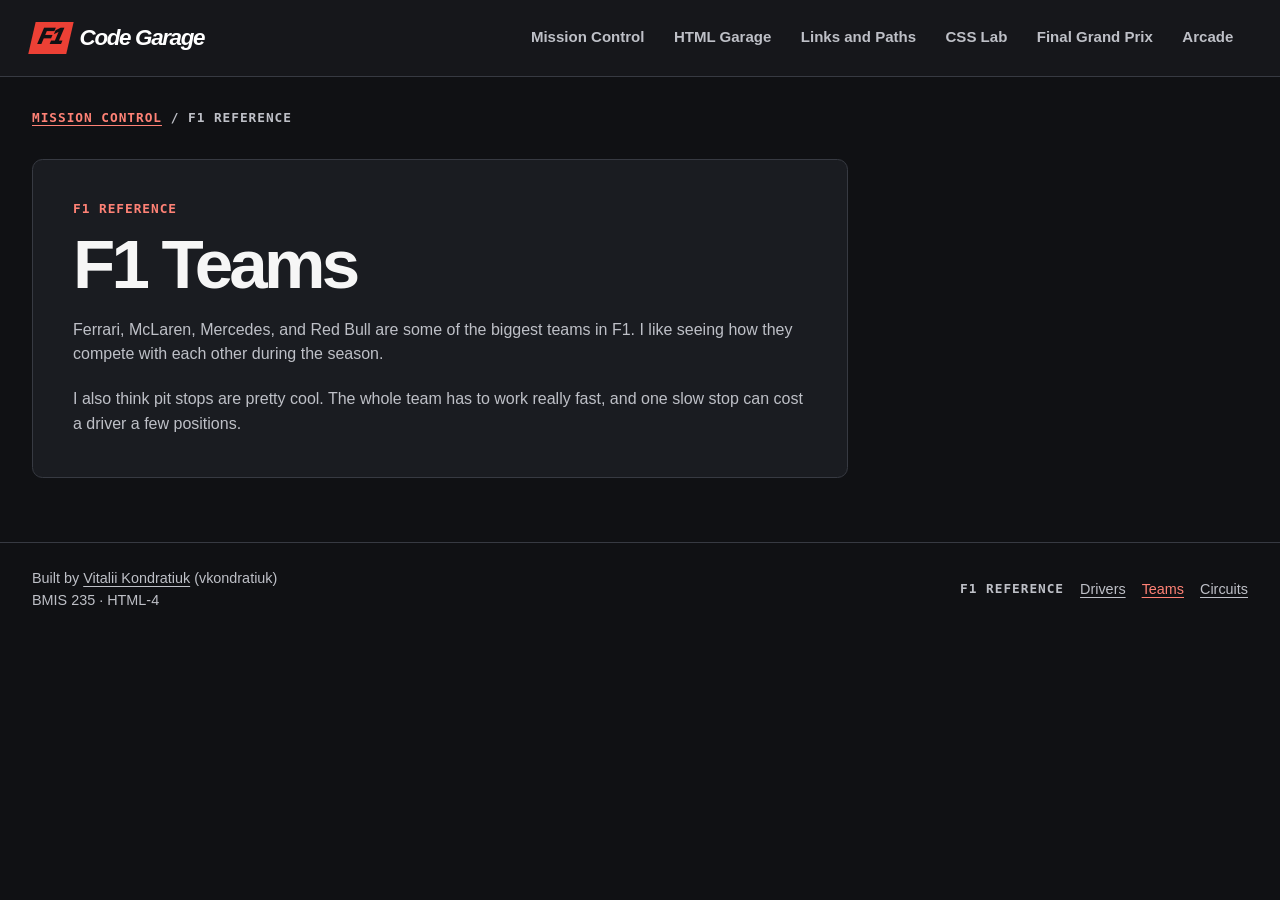
<file: teams.html>
<!doctype html>
<!--
  Author: Vitalii Kondratiuk
  GU username: vkondratiuk
  Course: BMIS 235 - HTML-4
-->
<html lang="en">
<head>
  <meta charset="utf-8">
  <meta name="viewport" content="width=device-width, initial-scale=1">
  <meta name="author" content="Vitalii Kondratiuk">
  <title>F1 Teams | F1 Code Garage</title>
  <link rel="icon" href="img/garage-icon.png" type="image/png">
  <link rel="stylesheet" href="styles.css">
</head>
<body>
  <a class="skip" href="#main">Skip to content</a>
  <header class="masthead">
    <div class="wrap masthead-inner">
      <a class="brand" href="index.html" aria-label="F1 Code Garage home">
        <span class="brand-mark">F1</span><span>Code Garage</span>
      </a>
      <nav class="primary" aria-label="Main navigation">
        <a href="index.html">Mission Control</a>
        <a href="html-garage.html">HTML Garage</a>
        <a href="links-and-paths.html">Links and Paths</a>
        <a href="css-lab.html">CSS Lab</a>
        <a href="final-grand-prix.html">Final Grand Prix</a>
        <a href="arcade.html">Arcade</a>
      </nav>
    </div>
  </header>
  <main class="wrap" id="main" tabindex="-1">
    <p class="breadcrumb"><a href="index.html">Mission Control</a> / F1 reference</p>
    <article class="briefing panel">
      <p class="eyebrow">F1 reference</p>
      <h1>F1 Teams</h1>
      <p>Ferrari, McLaren, Mercedes, and Red Bull are some of the biggest teams in F1. I like seeing how they compete with each other during the season.</p>

      <p>I also think pit stops are pretty cool. The whole team has to work really fast, and one slow stop can cost a driver a few positions.</p>
    </article>
  </main>
  <footer>
    <div class="wrap footer-inner">
      <p>Built by <a href="mailto:vkondratiuk@zagmail.gonzaga.edu">Vitalii Kondratiuk</a> (vkondratiuk)<br>BMIS 235 · HTML-4</p>
      <nav class="references" aria-label="Formula 1 reference pages">
        <span>F1 reference</span>
        <a href="drivers.html">Drivers</a> <a href="teams.html" aria-current="page">Teams</a> <a href="circuits.html">Circuits</a>
      </nav>
    </div>
  </footer>
</body>
</html>
</file>
<file: styles.css>
:root {
  color-scheme: dark;
  --canvas: #101114;
  --panel: #1a1c21;
  --inset: #121419;
  --line: #373a42;
  --text: #f6f6f6;
  --muted: #bec0c7;
  --red: #ec4035;
  --bright: #ff8276;
  --focus: #ffd978;
  --radius: .65rem;
  --display: "Arial Black", "Helvetica Neue", Arial, sans-serif;
  --mono: ui-monospace, "SFMono-Regular", Consolas, monospace;
}

* { box-sizing: border-box; }
body {
  margin: 0;
  background: var(--canvas);
  color: var(--text);
  font: 1rem/1.55 "Helvetica Neue", Arial, sans-serif;
}
a { color: var(--bright); text-underline-offset: .2em; }
a:hover { color: white; }
:focus-visible { outline: 3px solid var(--focus); outline-offset: 3px; }
.skip {
  position: absolute;
  z-index: 2;
  top: .5rem;
  left: .5rem;
  transform: translateY(-180%);
  background: white;
  color: black;
  padding: .7rem 1rem;
}
.skip:focus { transform: none; color: black; }
.wrap { width: min(76rem, calc(100% - 4rem)); margin-inline: auto; }
main.wrap { padding-block: 2rem 4rem; }
h1, h2, h3, p { margin: 0; }
h1, h2, h3 { font-family: var(--display); line-height: 1.12; }
h1 { font-size: clamp(2.5rem, 5.4vw, 5rem); letter-spacing: -.055em; }
h2 { font-size: clamp(1.55rem, 2.5vw, 2rem); letter-spacing: -.04em; }
h3 { font-size: 1.5rem; letter-spacing: -.035em; }
p { color: var(--muted); }
.eyebrow, .label, .breadcrumb, .references span {
  font: 700 .8rem/1.4 var(--mono);
  letter-spacing: .075em;
  text-transform: uppercase;
}
.eyebrow { color: var(--bright); }
.eyebrow span { color: var(--muted); margin-inline: .35em; }

/* Shared navigation */
.masthead { background: #16171b; border-bottom: 1px solid var(--line); }
.masthead-inner {
  display: flex;
  align-items: center;
  justify-content: space-between;
  gap: 1.5rem;
  min-height: 4.75rem;
}
.brand {
  display: inline-flex;
  align-items: center;
  gap: .6rem;
  color: white;
  font: 800 italic 1.4rem/1 var(--display);
  letter-spacing: -.06em;
  white-space: nowrap;
  text-decoration: none;
}
.brand-mark {
  display: inline-block;
  padding: .2em .36em .21em .29em;
  color: #101114;
  background: var(--red);
  transform: skewX(-13deg);
  font-weight: 950;
}
.primary { display: flex; align-self: stretch; }
.primary a {
  display: flex;
  align-items: center;
  padding: .75rem clamp(.5rem, 1.15vw, 1.05rem);
  border-bottom: 3px solid transparent;
  color: var(--muted);
  font-size: .94rem;
  font-weight: 600;
  text-decoration: none;
}
.primary a:hover, .primary a[aria-current] { color: white; background: #202126; }
.primary a[aria-current] { border-color: var(--red); }

/* Mission Control */
.hero {
  display: grid;
  align-items: end;
  min-height: clamp(20rem, 28vw, 23rem);
  padding: clamp(1.5rem, 4.1vw, 3.6rem);
  border: 1px solid var(--line);
  border-radius: var(--radius);
  background-color: var(--inset);
  background-image: linear-gradient(90deg, #101114 1%, rgb(16 17 20 / 94%) 21%,
    rgb(16 17 20 / 72%) 39%, transparent 69%), url("img/garage-hero.webp");
  background-size: cover;
  background-position: center;
}
.hero-content { max-width: 32rem; }
.hero h1 { margin-block: .55rem .85rem; }
.hero-content > p:not(.eyebrow) { max-width: 26rem; color: #e3e3e6; }
.action {
  display: inline-flex;
  align-items: center;
  justify-content: center;
  min-height: 2.8rem;
  padding: .65rem 1.15rem;
  border: 1px solid transparent;
  border-radius: .35rem;
  background: var(--red);
  color: #100f10;
  font: 750 1rem/1.35 Arial, sans-serif;
  text-decoration: none;
  cursor: pointer;
}
.action:hover { background: var(--bright); color: #100f10; }
.hero .action, .arcade-card .action { margin-top: 1.3rem; }
.dashboard {
  display: grid;
  grid-template-columns: minmax(0, 2.1fr) minmax(16rem, 1fr);
  gap: clamp(1.5rem, 2.6vw, 2.3rem);
  margin-top: 2.25rem;
}
#modules { scroll-margin-top: 1.25rem; }
.section-title { display: flex; align-items: center; gap: .65rem; margin-bottom: 1.1rem; }
.section-title::before {
  content: "";
  width: .3rem;
  height: .82em;
  background: var(--red);
  transform: skewX(-14deg);
}
.module-grid {
  display: grid;
  grid-template-columns: repeat(2, minmax(0, 1fr));
  gap: .85rem;
  margin: 0;
  padding: 0;
  list-style: none;
}
.panel, .module-card { background: var(--panel); border: 1px solid var(--line); border-radius: var(--radius); }
.module-card { display: block; height: 100%; padding: 1.3rem; color: white; text-decoration: none; }
.module-card:hover, .module-card:focus-visible { background: #222329; border-color: var(--bright); }
.card-meta { display: flex; align-items: center; gap: .75rem; margin-bottom: 1.1rem; color: var(--muted); }
.module-icon {
  display: grid;
  place-items: center;
  width: 2.5rem;
  height: 2.5rem;
  flex: none;
  border: 1px solid #75433f;
  border-radius: .4rem;
  background: #352327;
  color: var(--bright);
  font: 700 1rem/1 var(--mono);
}
.icon-links-and-paths { font-size: .79rem; }
.icon-final-grand-prix::before {
  content: "";
  width: 1.2rem;
  height: .92rem;
  background: repeating-conic-gradient(var(--bright) 0 25%, transparent 0 50%) 0 0 / .5rem .5rem;
  border-left: 2px solid var(--bright);
  transform: skewX(-10deg);
}
.module-card h3, .arcade-card h3 { margin-bottom: .5rem; }
.arcade-card { padding: 1.4rem; }
.mini-grid, .reaction-lights {
  display: flex;
  justify-content: center;
  align-items: center;
  gap: .45rem;
  padding: 1.45rem .5rem;
  background: var(--inset);
  border: 1px solid var(--line);
  border-radius: .4rem;
}
.mini-grid {
  margin-bottom: 1.2rem;
  background-image: repeating-linear-gradient(-45deg, transparent 0 5px, #1a1b20 5px 6px);
}
.mini-grid i, .reaction-light {
  display: grid;
  gap: .32rem;
  padding: .32rem;
  background: #08090b;
  border: 1px solid #42434a;
  border-radius: .3rem;
}
.mini-grid i::before, .mini-grid i::after, .reaction-light span {
  content: "";
  display: block;
  width: 1.05rem;
  aspect-ratio: 1;
  border-radius: 50%;
  background: #48232a;
}
.mini-grid i::before, .mini-grid i::after, .reaction-light.on span {
  background: #ff5348;
  box-shadow: inset 0 0 .35rem #bd1815, 0 0 .4rem #a72424;
}
.secondary { background: transparent; color: var(--text); border-color: #757780; }
.secondary:hover { background: #2c2d35; color: white; }

/* Module briefings and reference pages */
.breadcrumb { margin-bottom: 2rem; color: var(--muted); }
.breadcrumb a, .text-link { font-weight: 700; }
.page-heading { margin-bottom: 2rem; }
.page-heading h1, .briefing h1 { margin-block: .5rem .9rem; }
.lead { max-width: 43rem; font-size: 1.15rem; }
.briefing, .reaction-game, .showcase { max-width: 51rem; padding: clamp(1.25rem, 4vw, 2.5rem); }
.briefing p + p, .briefing-note { margin-top: 1.25rem; }
.briefing-note { margin-bottom: .75rem; }
pre {
  padding: 1rem;
  margin: 1.25rem 0;
  border-left: 3px solid var(--red);
  background: var(--inset);
  color: #ffe0d9;
  white-space: pre-wrap;
  overflow-wrap: anywhere;
}
code { font: 1rem/1.65 var(--mono); }
.reaction-game { text-align: center; }
.reaction-lights { gap: clamp(.25rem, 2vw, 1rem); }
.reaction-light span { width: clamp(1rem, 3vw, 2rem); }
.reaction-result { margin-top: 1.4rem; font: 800 2rem/1.3 var(--mono); }
.reaction-button { margin: 1.3rem 0 .75rem; min-width: 10rem; }
.reaction-best { font-family: var(--mono); }
.showcase { margin-top: 1.5rem; }
.f1-cards { display: grid; grid-template-columns: repeat(3, 1fr); gap: .8rem; margin-top: 1rem; }
.f1-card {
  min-height: 8rem;
  border: 1px solid var(--line);
  border-radius: .4rem;
  background: var(--inset);
  font: inherit;
  color: white;
  cursor: pointer;
}
.f1-card:hover, .f1-card.is-flipped { border-color: var(--red); }
.f1-back, .f1-card.is-flipped .f1-front { display: none; }
.f1-card.is-flipped .f1-back { display: block; }

footer { border-top: 1px solid var(--line); }
.footer-inner { display: flex; justify-content: space-between; align-items: center; gap: 1rem; padding-block: 1.5rem; }
.footer-inner p, .references { font-size: .9rem; }
.footer-inner a { color: var(--muted); }
.references { display: flex; flex-wrap: wrap; align-items: center; gap: .25rem 1rem; }
.references span { color: var(--muted); }
.references a { padding-block: .5rem; }
.references a[aria-current] { color: var(--bright); }

@media (max-width: 62rem) {
  .masthead-inner { display: block; padding-top: 1rem; }
  .primary { margin-top: .7rem; flex-wrap: wrap; }
  .dashboard { grid-template-columns: 1fr; }
}
@media (max-width: 42rem) {
  .wrap { width: calc(100% - 2rem); }
  main.wrap { padding-block: 1rem 2.5rem; }
  .primary { display: grid; grid-template-columns: repeat(3, 1fr); }
  .primary a { justify-content: center; min-height: 2.75rem; padding: .45rem .2rem; font-size: .875rem; text-align: center; }
  .hero {
    min-height: 25rem;
    padding: 1.25rem;
    background-image: linear-gradient(0deg, #101114 0%, #101114 30%, rgb(16 17 20 / 88%) 50%, transparent 78%), url("img/garage-hero.webp");
    background-size: cover, auto 55%;
    background-position: center, 76% top;
    background-repeat: no-repeat;
  }
  .module-grid, .f1-cards { grid-template-columns: 1fr; }
  .dashboard { margin-top: 1.5rem; }
  .footer-inner { align-items: flex-start; flex-direction: column; }
}

/* Mission workspace */
.briefings-link { display: inline-block; margin: .75rem 0 0 1rem; color: white; }
[data-mission-status]:not(:empty) { margin-top: .6rem; font-weight: 600; }
.mission-entry, .answer-panel, .help-panel { padding: clamp(1.15rem, 2.5vw, 2rem); }
.mission-entry { max-width: 51rem; margin-block: 1rem; }
.mission-entry p, .help-panel > p, .answer-panel h2 + p { margin-top: .5rem; }
.mission-entry .action { margin-top: 1rem; }
.mission-heading { margin-bottom: 1rem; }
.concept { max-width: 73ch; margin-bottom: 1.5rem; }
#storage-note:not(:empty) { color: var(--focus); margin-block: 1rem; }
.workbench { display: grid; grid-template-columns: repeat(2, minmax(0, 1fr)); gap: 1rem; }
.station { min-width: 0; padding: 1rem; }
.station-head, .station-tools, .help-tools { display: flex; flex-wrap: wrap; gap: .75rem; align-items: center; }
.station-head { justify-content: space-between; margin-bottom: 1rem; }
.station-head h2 { font-size: 1.4rem; }
.station-head .label { text-transform: none; color: var(--muted); }
.code-area, #preview { height: 15rem; border: 1px solid var(--line); border-radius: .35rem; }
.code-area { display: flex; background: var(--inset); }
.code-area:focus-within { outline: 3px solid var(--focus); outline-offset: 2px; }
.gutter, #editor { font: 1rem/1.65 var(--mono); padding-block: .8rem; }
.gutter {
  flex: none; overflow: hidden; padding-inline: .7rem; text-align: right;
  white-space: pre; color: var(--muted); border-right: 1px solid var(--line);
}
#editor {
  width: 100%; min-width: 0; padding-inline: .8rem; resize: none; overflow: auto;
  background: transparent; border: 0; outline: none; color: var(--text); tab-size: 2;
}
#preview { display: block; width: 100%; background: white; }
.station-tools, .help-tools { margin-top: 1rem; }
.tool-note { font-size: .925rem; margin-top: .7rem; }
.plain-control {
  border: 0; padding: .65rem; background: transparent; color: var(--bright);
  font: inherit; font-weight: 600;
  text-decoration: underline; text-underline-offset: .2em; cursor: pointer;
}
.answer-panel { display: grid; grid-template-columns: minmax(0,1fr) auto; gap: 1rem; align-items: center; margin-block: 1rem; }
.answer-result { grid-column: 1 / -1; }
#progress { font: .925rem/1.5 var(--mono); }
#feedback:not(:empty) { border-left: 3px solid var(--muted); padding-left: .75rem; margin-bottom: .75rem; color: white; }
#feedback[data-result="retry"] { border-color: var(--focus); }
#feedback[data-result="success"] { border-color: #73deb0; }
.help-panel { margin-bottom: 1.4rem; }
.help-panel p { max-width: 72ch; }
.help-panel button:disabled { cursor: default; background: var(--inset); color: var(--muted); }
#hints:empty { display: none; }
#hints { padding-left: 1.5rem; }
#solution { margin-top: 1rem; }
@media (max-width: 48rem) {
  .workbench, .answer-panel { grid-template-columns: minmax(0, 1fr); }
  .answer-panel .action { justify-self: start; }
}

.module-status, .chapter-list [data-mission-status] { display: block; color: var(--muted); font: .9rem/1.5 var(--mono); }
.module-status { margin-top: .75rem; }
.chapter-list { padding: 0; margin: .8rem 0 0; list-style: none; }
.chapter-list li { border-top: 1px solid var(--line); padding-block: .7rem; }
.chapter-list a, .mission-nav a { display: inline-block; padding-block: .4rem; font-weight: 650; }
.expected { max-width: 72ch; margin-bottom: 1.25rem; }
.expected strong { color: var(--text); }
#files-panel { margin-bottom: 1rem; padding: .6rem .8rem; background: var(--inset); border-radius: .35rem; }
#files-panel summary { cursor: pointer; font-weight: 650; }
#file-tree, #file-tree ul { padding-left: 1.2rem; }
#file-tree { margin-block: .5rem; font: .9rem/1.5 var(--mono); overflow-wrap: anywhere; }
.workbench:has(#files-panel:not([hidden])) #preview { min-height: 21rem; }
.preview-tab { padding: .4rem .65rem; color: var(--text); background: var(--inset); border: 1px solid var(--line); overflow-wrap: anywhere; }
.preview-controls, .mission-nav { display: flex; align-items: center; flex-wrap: wrap; gap: .5rem 1rem; }
.preview-controls:not(:empty) { margin-top: .65rem; }
.mission-nav { justify-content: space-between; }
.mission-nav [hidden] { display: none; }
.tool-note, #feedback, .station-head .label, .preview-controls button { max-width: 100%; overflow-wrap: anywhere; }
</file>
